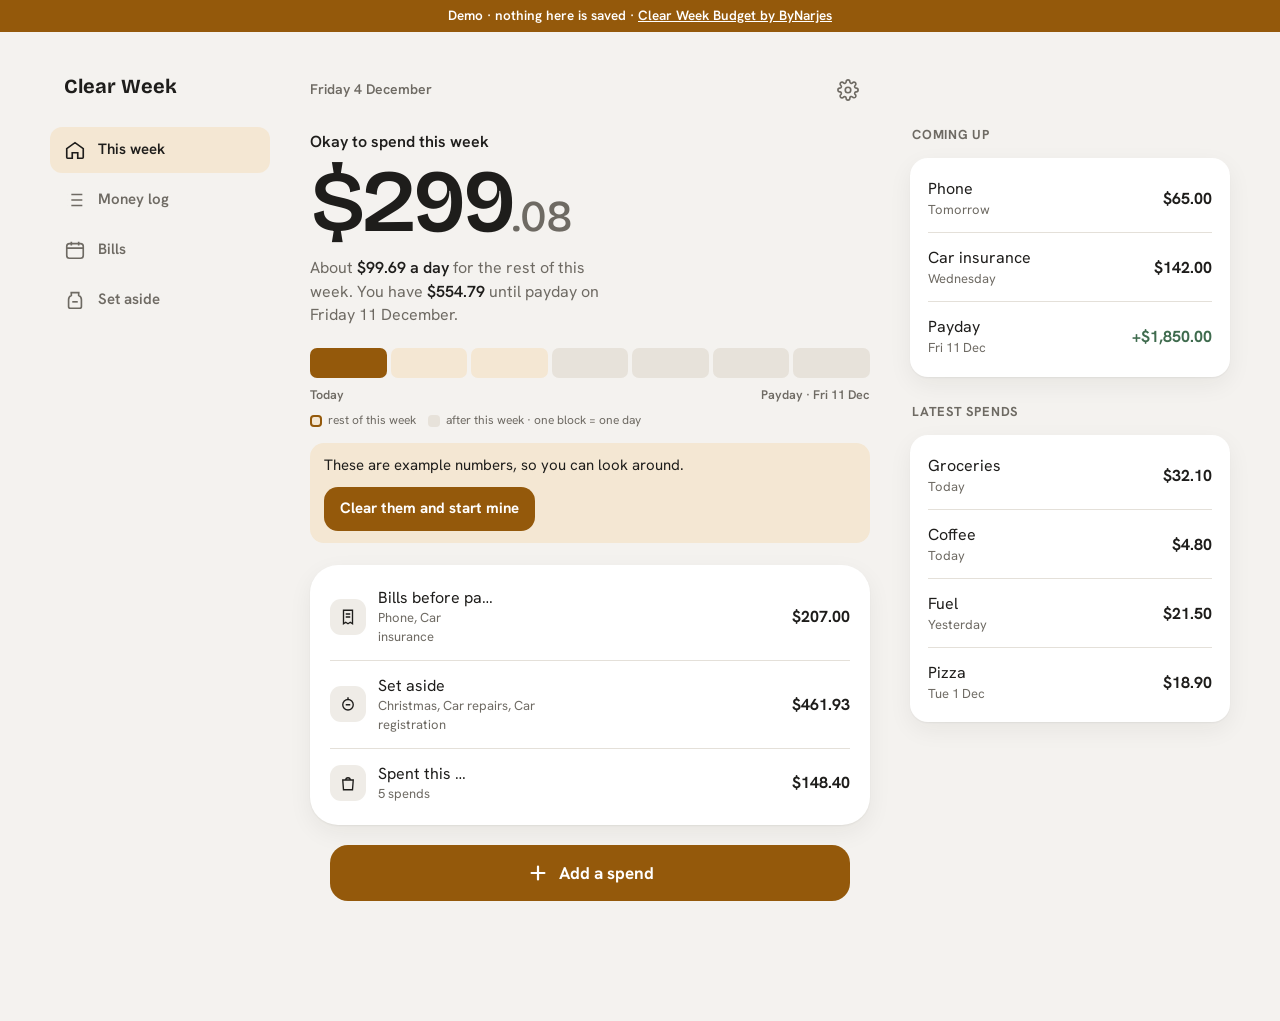
<file: index.html>
<!doctype html>
<html lang="en">
<head>
<meta charset="utf-8">
<meta name="viewport" content="width=device-width, initial-scale=1, viewport-fit=cover">
<title>Clear Week Budget · Free demo</title>
<meta name="robots" content="noindex">
<meta name="description" content="A calm weekly budget. One number: what's okay to spend this week.">
<meta name="theme-color" content="#F4F2EF">
<meta name="apple-mobile-web-app-capable" content="yes">
<meta name="mobile-web-app-capable" content="yes">
<meta name="apple-mobile-web-app-title" content="Clear Week">
<meta name="apple-mobile-web-app-status-bar-style" content="default">

<link rel="icon" href="icon-192.png" type="image/png">
<link rel="apple-touch-icon" href="apple-touch-icon.png">
<link rel="preload" href="bricolage-grotesque-latin-wght-normal.woff2" as="font" type="font/woff2" crossorigin>
<link rel="preload" href="hanken-grotesk-latin-wght-normal.woff2" as="font" type="font/woff2" crossorigin>
<link rel="stylesheet" href="app.css">
</head>
<body>
<div id="app"><p style="padding:40px;font-family:sans-serif">Loading Clear Week…</p></div>
<div id="toast" class="toast" role="status" aria-live="polite" hidden></div>
<noscript><p style="padding:40px;font-family:sans-serif">Clear Week needs JavaScript turned on in your browser.</p></noscript>
<script>window.CW_FORCE_DEMO = true;</script>
<script src="engine.js"></script>
<script src="app.js"></script>
</body>
</html>
</file>
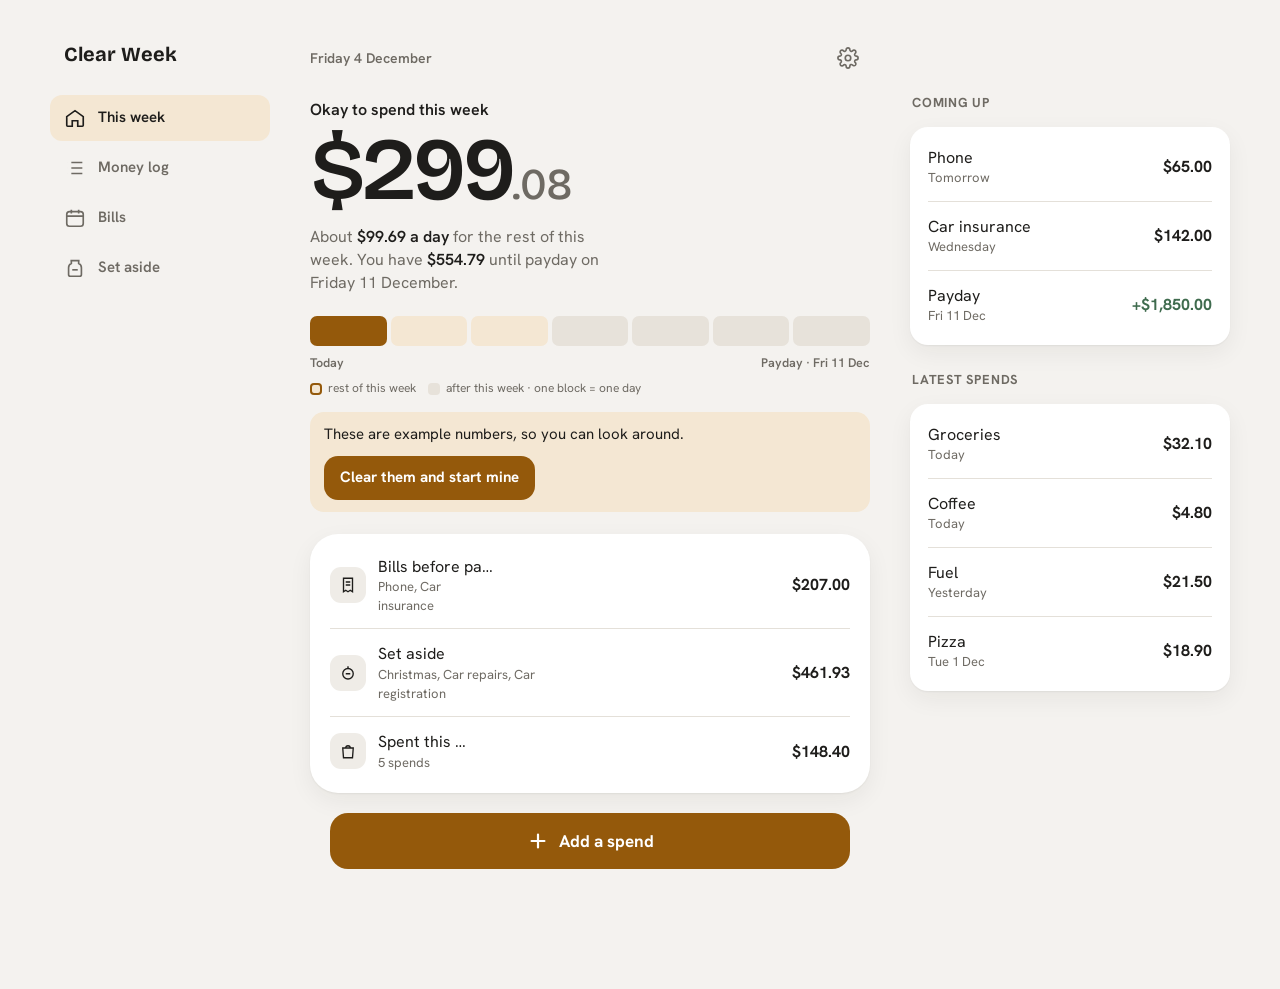
<file: app-gwgl49vv5g/index.html>
<!doctype html>
<html lang="en">
<head>
<meta charset="utf-8">
<meta name="viewport" content="width=device-width, initial-scale=1, viewport-fit=cover">
<title>Clear Week Budget</title>
<meta name="robots" content="noindex">
<meta name="description" content="A calm weekly budget. One number: what's okay to spend this week.">
<meta name="theme-color" content="#F4F2EF">
<meta name="apple-mobile-web-app-capable" content="yes">
<meta name="mobile-web-app-capable" content="yes">
<meta name="apple-mobile-web-app-title" content="Clear Week">
<meta name="apple-mobile-web-app-status-bar-style" content="default">
<link rel="manifest" href="manifest.webmanifest">
<link rel="icon" href="icon-192.png" type="image/png">
<link rel="apple-touch-icon" href="apple-touch-icon.png">
<link rel="preload" href="bricolage-grotesque-latin-wght-normal.woff2" as="font" type="font/woff2" crossorigin>
<link rel="preload" href="hanken-grotesk-latin-wght-normal.woff2" as="font" type="font/woff2" crossorigin>
<link rel="stylesheet" href="app.css">
</head>
<body>
<div id="app"><p style="padding:40px;font-family:sans-serif">Loading Clear Week…</p></div>
<div id="toast" class="toast" role="status" aria-live="polite" hidden></div>
<noscript><p style="padding:40px;font-family:sans-serif">Clear Week needs JavaScript turned on in your browser.</p></noscript>
<script src="engine.js"></script>
<script src="app.js"></script>
</body>
</html>
</file>
<file: app.css>
@font-face{font-family:"CW Display";src:url(bricolage-grotesque-latin-wght-normal.woff2) format("woff2");font-weight:200 800;font-display:swap}
@font-face{font-family:"CW Text";src:url(hanken-grotesk-latin-wght-normal.woff2) format("woff2");font-weight:100 900;font-display:swap}
/* Lamplight: stone + graphite neutrals, one amber accent. Light is default; dark follows the phone unless set. */
:root{
  --bg:#F4F2EF;--card:#FFFFFF;--ink:#1E1D1B;--mut:#6E6A63;--line:#E4E0D9;--acc:#94590B;--accInk:#FFFFFF;--accS:#F4E7D3;--seg:#E7E2DA;--soft:#EFECE7;
  --good:#3F6B4E;--shadow:0 1px 2px rgba(40,30,10,.06),0 8px 24px rgba(40,30,10,.06);
  --fD:"CW Display",ui-sans-serif,system-ui,sans-serif;--fT:"CW Text",ui-sans-serif,system-ui,-apple-system,"Segoe UI",sans-serif;
  --r:18px;--rL:28px;color-scheme:light}
@media (prefers-color-scheme:dark){:root:not([data-theme="light"]){--bg:#161817;--card:#202322;--ink:#EFEDE8;--mut:#A6A29A;--line:#2E3230;--acc:#E9B66A;--accInk:#1C160C;--accS:#3A3125;--seg:#2C302E;--soft:#1B1D1C;--good:#9CCBA9;--shadow:none;color-scheme:dark}}
:root[data-theme="dark"]{--bg:#161817;--card:#202322;--ink:#EFEDE8;--mut:#A6A29A;--line:#2E3230;--acc:#E9B66A;--accInk:#1C160C;--accS:#3A3125;--seg:#2C302E;--soft:#1B1D1C;--good:#9CCBA9;--shadow:none;color-scheme:dark}
*{box-sizing:border-box}
html,body{height:100%}
body{margin:0;background:var(--bg);color:var(--ink);font-family:var(--fT);font-size:16px;line-height:1.45;-webkit-font-smoothing:antialiased;font-variant-numeric:tabular-nums;-webkit-tap-highlight-color:transparent;overscroll-behavior-y:none}
button,input,select,textarea{font:inherit;color:inherit}
button{cursor:pointer;border:0;background:none;padding:0}
:focus-visible{outline:3px solid var(--acc);outline-offset:2px;border-radius:8px}
[hidden]{display:none!important}
.app{min-height:100%;display:flex;flex-direction:column}
.wrap{width:100%;max-width:560px;margin:0 auto;padding:calc(env(safe-area-inset-top,0px) + 14px) 20px calc(env(safe-area-inset-bottom,0px) + 120px)}
.demo-bar{background:var(--acc);color:var(--accInk);text-align:center;font-size:13.5px;font-weight:600;padding:calc(env(safe-area-inset-top,0px) + 6px) 12px 6px}
.demo-bar a{color:inherit}
.top{display:flex;justify-content:space-between;align-items:center;min-height:44px}
.top .wk{font-size:14px;font-weight:600;color:var(--mut)}
.iconbtn{width:44px;height:44px;border-radius:14px;display:grid;place-items:center;color:var(--mut)}
.iconbtn:hover{background:var(--soft)}
h1.title{font-family:var(--fD);font-weight:600;font-size:30px;letter-spacing:-.02em;margin:6px 0 4px}
.help{color:var(--mut);font-size:14.5px;margin:0 0 16px}
/* hero */
.lbl{font-size:16px;font-weight:600;margin-top:18px}
.num{font-family:var(--fD);font-weight:600;font-size:clamp(64px,21vw,88px);letter-spacing:-.045em;line-height:.95;margin-top:8px;white-space:nowrap}
.num .c{font-size:.5em;color:var(--mut);font-weight:500;letter-spacing:-.02em}
.num.zero{color:var(--mut)}
.sub{font-size:16px;color:var(--mut);margin-top:12px;max-width:34ch}
.sub b{color:var(--ink);font-weight:600}
.run{margin-top:22px}
.bar{display:flex;gap:4px}
.bar i{flex:1;height:30px;border-radius:7px;background:var(--seg)}
.bar i.wk{background:var(--accS)} .bar i.td{background:var(--acc)}
.bar i.pd{background:transparent;box-shadow:inset 0 0 0 2px var(--seg)}
.runlab{display:flex;justify-content:space-between;font-size:12.5px;color:var(--mut);margin-top:8px;font-weight:600;gap:8px}
.key{font-size:12px;color:var(--mut);margin-top:8px;display:flex;align-items:center;gap:6px;flex-wrap:wrap}
.key i{width:12px;height:12px;border-radius:4px;display:inline-block}
.key .k1{background:var(--accS);box-shadow:inset 0 0 0 2px var(--acc)} .key .k2{background:var(--seg);margin-left:6px}
.calm{margin-top:14px;font-size:15px;color:var(--ink);background:var(--accS);border-radius:14px;padding:12px 14px}
/* cards & rows */
.sheetcard{background:var(--card);border-radius:var(--rL);padding:8px 20px;margin-top:22px;box-shadow:var(--shadow)}
.card{background:var(--card);border-radius:var(--r);padding:6px 18px;box-shadow:var(--shadow);margin-top:14px}
.row{display:flex;justify-content:space-between;align-items:center;gap:12px;padding:13px 0;border-bottom:1px solid var(--line);min-height:56px}
.row:last-child{border-bottom:0}
.row .l{display:flex;align-items:center;gap:12px;min-width:0}
.row .ic{flex:0 0 36px;height:36px;border-radius:11px;background:var(--soft);display:grid;place-items:center;color:var(--ink)}
.row .t{min-width:0}
.row .t div{overflow:hidden;text-overflow:ellipsis;white-space:nowrap}
.row em{font-style:normal;color:var(--mut);font-size:13px;display:block}
.row b{font-weight:700;white-space:nowrap}
.row.tap{cursor:pointer}
.row .in{color:var(--good)}
.sect{font-size:13px;letter-spacing:.06em;text-transform:uppercase;color:var(--mut);font-weight:700;margin:26px 2px 0}
.empty{color:var(--mut);padding:16px 0;font-size:15px}
.chip{display:inline-flex;align-items:center;gap:6px;border-radius:999px;padding:9px 14px;background:var(--soft);font-weight:600;font-size:14.5px;min-height:40px}
.chip.on{background:var(--acc);color:var(--accInk)}
.tick{width:30px;height:30px;border-radius:10px;box-shadow:inset 0 0 0 2px var(--line);display:grid;place-items:center;flex:0 0 30px}
.tick.on{background:var(--good);box-shadow:none;color:#fff}
.prog{height:8px;border-radius:4px;background:var(--seg);overflow:hidden;margin-top:6px}
.prog i{display:block;height:100%;background:var(--acc);border-radius:4px}
/* buttons */
.btn{display:flex;align-items:center;justify-content:center;gap:10px;height:56px;border-radius:18px;background:var(--acc);color:var(--accInk);font-weight:700;font-size:17px;width:100%}
.btn.sec{background:var(--soft);color:var(--ink)}
.btn.small{height:44px;font-size:15px;border-radius:14px;width:auto;padding:0 16px}
.btn.ghost{background:transparent;color:var(--acc);height:44px}
.btn[disabled]{opacity:.45}
.addbar{position:fixed;left:0;right:0;bottom:calc(env(safe-area-inset-bottom,0px) + 76px);padding:0 20px;z-index:5;pointer-events:none}
.addbar .btn{max-width:520px;margin:0 auto;pointer-events:auto;box-shadow:0 10px 30px rgba(60,35,0,.22)}
/* nav */
.nav{position:fixed;left:0;right:0;bottom:0;background:var(--card);border-top:1px solid var(--line);display:grid;grid-template-columns:repeat(4,1fr);padding:8px 6px calc(env(safe-area-inset-bottom,0px) + 8px);z-index:6}
.nav button{display:flex;flex-direction:column;align-items:center;gap:3px;font-size:11.5px;font-weight:600;color:var(--mut);min-height:52px;justify-content:center;border-radius:12px}
.nav button.on{color:var(--acc)}
/* sheets */
.scrim{position:fixed;inset:0;background:rgba(10,10,8,.38);z-index:20;animation:fade .18s}
.sheet{position:fixed;left:0;right:0;bottom:0;max-height:92%;overflow:auto;background:var(--card);border-radius:28px 28px 0 0;z-index:21;padding:10px 20px calc(env(safe-area-inset-bottom,0px) + 20px);animation:up .22s ease-out;max-width:600px;margin:0 auto}
.grab{width:40px;height:5px;border-radius:3px;background:var(--line);margin:4px auto 12px}
.sheet h2{font-family:var(--fD);font-weight:600;font-size:24px;letter-spacing:-.02em;margin:4px 0 4px}
.sheet .help{margin-bottom:12px}
@keyframes up{from{transform:translateY(30px);opacity:0}to{transform:none;opacity:1}}
@keyframes fade{from{opacity:0}}
@media (prefers-reduced-motion:reduce){*{animation:none!important;transition:none!important}}
.amt{font-family:var(--fD);font-weight:600;font-size:56px;letter-spacing:-.04em;text-align:center;margin:6px 0 2px;min-height:64px}
.amt .cur{color:var(--mut);font-weight:500}
.pad{display:grid;grid-template-columns:repeat(3,1fr);gap:8px;margin-top:10px}
.pad button{height:56px;border-radius:16px;background:var(--soft);font-size:22px;font-weight:600}
.pad button:active{background:var(--seg)}
.chips{display:flex;flex-wrap:wrap;gap:8px;margin-top:12px}
.field{display:block;margin-top:14px}
.field span{display:block;font-size:14px;font-weight:600;margin-bottom:6px}
.field em{font-style:normal;color:var(--mut);font-size:13px;display:block;margin-top:4px}
.inp{width:100%;height:52px;border-radius:14px;border:1.5px solid var(--line);background:var(--bg);padding:0 14px;font-size:17px}
.inp:focus{border-color:var(--acc);outline:none}
.two{display:grid;grid-template-columns:1fr 1fr;gap:10px}
.seg{display:flex;background:var(--soft);border-radius:14px;padding:4px;gap:4px;flex-wrap:wrap}
.seg button{flex:1;min-height:42px;border-radius:11px;font-weight:600;font-size:14.5px;color:var(--mut);padding:0 8px}
.seg button.on{background:var(--card);color:var(--ink);box-shadow:var(--shadow)}
.actions{display:flex;gap:10px;margin-top:20px}
.danger{color:#A0453A;font-weight:600}
:root[data-theme="dark"] .danger{color:#E59A8F}
.toast{position:fixed;left:50%;transform:translateX(-50%);bottom:calc(env(safe-area-inset-bottom,0px) + 150px);background:var(--ink);color:var(--bg);border-radius:14px;padding:12px 14px 12px 18px;display:flex;gap:14px;align-items:center;z-index:30;font-weight:600;box-shadow:0 10px 30px rgba(0,0,0,.25);max-width:calc(100% - 32px)}
.toast button{color:var(--acc);font-weight:700;padding:6px 8px}
:root[data-theme="dark"] .toast button{color:#8a5a12}
@media (prefers-color-scheme:dark){:root:not([data-theme="light"]) .toast button{color:#8a5a12}}
/* setup */
.step{font-size:13px;font-weight:700;color:var(--mut);letter-spacing:.06em;text-transform:uppercase;margin-top:18px}
.q{font-family:var(--fD);font-size:28px;font-weight:600;letter-spacing:-.02em;line-height:1.15;margin:8px 0 6px}
.preview{margin-top:18px;background:var(--accS);border-radius:18px;padding:14px 16px}
.preview b{font-family:var(--fD);font-size:28px}
.billrow{display:grid;grid-template-columns:1fr 100px 74px 36px;gap:8px;align-items:center;margin-top:8px}
.billrow .inp{height:46px;font-size:15.5px;padding:0 10px}
.install{background:var(--card);border-radius:var(--rL);padding:20px;box-shadow:var(--shadow);margin-top:16px}
.install ol{margin:10px 0 0;padding-left:22px}.install li{margin:8px 0}
.cal{display:grid;grid-template-columns:repeat(7,1fr);gap:4px;text-align:center;font-size:13px}
.cal .h{color:var(--mut);font-weight:700;font-size:11.5px;padding:4px 0}
.cal .d{min-height:42px;border-radius:10px;padding:4px 2px;background:var(--soft)}
.cal .d.out{background:transparent;color:var(--mut)}
.cal .d.today{box-shadow:inset 0 0 0 2px var(--acc)}
.cal .d.pay{background:var(--accS)}
.cal .d i{display:block;width:6px;height:6px;border-radius:3px;background:var(--acc);margin:3px auto 0}
.note{color:var(--mut);font-size:13.5px}
/* desktop */
@media (min-width:960px){
  .wrap{max-width:none;display:grid;grid-template-columns:220px minmax(0,560px) 320px;gap:40px;justify-content:center;padding:36px 32px 60px}
  .nav{position:sticky;top:36px;align-self:start;display:flex;flex-direction:column;gap:4px;border:0;background:transparent;padding:0;grid-row:1;grid-column:1}
  .nav button{flex-direction:row;justify-content:flex-start;gap:12px;font-size:15px;padding:0 14px;min-height:46px}
  .nav button.on{background:var(--accS);color:var(--ink)}
  .brand{display:block!important;font-family:var(--fD);font-weight:700;font-size:20px;padding:4px 14px 22px}
  .main{grid-column:2}
  .side{display:block!important;grid-column:3;align-self:start;position:sticky;top:36px}
  .addbar{position:static;padding:0;margin-top:20px}
  .addbar .btn{box-shadow:none}
  .toast{bottom:40px}
  .sheet{bottom:auto;top:50%;transform:translateY(-50%);border-radius:28px;max-height:88%;animation:fade .2s}
}
.brand,.side{display:none}
/* fixes after first screen review */
.main{padding-bottom:calc(env(safe-area-inset-bottom,0px) + 170px)}
@media (min-width:960px){.main{padding-bottom:60px}}
.toast{width:max-content;white-space:nowrap}
.toast span{white-space:normal;max-width:62vw}
.actions .btn.small{white-space:nowrap}
.choice{display:flex;flex-direction:column;gap:8px;margin-top:12px}
.choice button{min-height:52px;border-radius:14px;background:var(--card);border:1.5px solid var(--line);text-align:left;padding:0 16px;font-weight:600;font-size:16px;color:var(--ink)}
.choice button.on{border-color:var(--acc);background:var(--accS)}
.actions{flex-wrap:wrap}
.num.mid{font-size:clamp(48px,15vw,76px)}
.num.long{font-size:clamp(38px,11.5vw,64px)}
body{overflow-x:clip}
.actions > .btn{width:auto;flex:1 1 auto}
.actions > .btn:not(.sec):not(.small){flex:2 1 auto}
.actions > .btn.sec{flex:1 1 0} .actions > .btn:not(.sec):not(.small){flex:2 1 0}
</file>
<file: app-gwgl49vv5g/app.css>
@font-face{font-family:"CW Display";src:url(bricolage-grotesque-latin-wght-normal.woff2) format("woff2");font-weight:200 800;font-display:swap}
@font-face{font-family:"CW Text";src:url(hanken-grotesk-latin-wght-normal.woff2) format("woff2");font-weight:100 900;font-display:swap}
/* Lamplight: stone + graphite neutrals, one amber accent. Light is default; dark follows the phone unless set. */
:root{
  --bg:#F4F2EF;--card:#FFFFFF;--ink:#1E1D1B;--mut:#6E6A63;--line:#E4E0D9;--acc:#94590B;--accInk:#FFFFFF;--accS:#F4E7D3;--seg:#E7E2DA;--soft:#EFECE7;
  --good:#3F6B4E;--shadow:0 1px 2px rgba(40,30,10,.06),0 8px 24px rgba(40,30,10,.06);
  --fD:"CW Display",ui-sans-serif,system-ui,sans-serif;--fT:"CW Text",ui-sans-serif,system-ui,-apple-system,"Segoe UI",sans-serif;
  --r:18px;--rL:28px;color-scheme:light}
@media (prefers-color-scheme:dark){:root:not([data-theme="light"]){--bg:#161817;--card:#202322;--ink:#EFEDE8;--mut:#A6A29A;--line:#2E3230;--acc:#E9B66A;--accInk:#1C160C;--accS:#3A3125;--seg:#2C302E;--soft:#1B1D1C;--good:#9CCBA9;--shadow:none;color-scheme:dark}}
:root[data-theme="dark"]{--bg:#161817;--card:#202322;--ink:#EFEDE8;--mut:#A6A29A;--line:#2E3230;--acc:#E9B66A;--accInk:#1C160C;--accS:#3A3125;--seg:#2C302E;--soft:#1B1D1C;--good:#9CCBA9;--shadow:none;color-scheme:dark}
*{box-sizing:border-box}
html,body{height:100%}
body{margin:0;background:var(--bg);color:var(--ink);font-family:var(--fT);font-size:16px;line-height:1.45;-webkit-font-smoothing:antialiased;font-variant-numeric:tabular-nums;-webkit-tap-highlight-color:transparent;overscroll-behavior-y:none}
button,input,select,textarea{font:inherit;color:inherit}
button{cursor:pointer;border:0;background:none;padding:0}
:focus-visible{outline:3px solid var(--acc);outline-offset:2px;border-radius:8px}
[hidden]{display:none!important}
.app{min-height:100%;display:flex;flex-direction:column}
.wrap{width:100%;max-width:560px;margin:0 auto;padding:calc(env(safe-area-inset-top,0px) + 14px) 20px calc(env(safe-area-inset-bottom,0px) + 120px)}
.demo-bar{background:var(--acc);color:var(--accInk);text-align:center;font-size:13.5px;font-weight:600;padding:calc(env(safe-area-inset-top,0px) + 6px) 12px 6px}
.demo-bar a{color:inherit}
.top{display:flex;justify-content:space-between;align-items:center;min-height:44px}
.top .wk{font-size:14px;font-weight:600;color:var(--mut)}
.iconbtn{width:44px;height:44px;border-radius:14px;display:grid;place-items:center;color:var(--mut)}
.iconbtn:hover{background:var(--soft)}
h1.title{font-family:var(--fD);font-weight:600;font-size:30px;letter-spacing:-.02em;margin:6px 0 4px}
.help{color:var(--mut);font-size:14.5px;margin:0 0 16px}
/* hero */
.lbl{font-size:16px;font-weight:600;margin-top:18px}
.num{font-family:var(--fD);font-weight:600;font-size:clamp(64px,21vw,88px);letter-spacing:-.045em;line-height:.95;margin-top:8px;white-space:nowrap}
.num .c{font-size:.5em;color:var(--mut);font-weight:500;letter-spacing:-.02em}
.num.zero{color:var(--mut)}
.sub{font-size:16px;color:var(--mut);margin-top:12px;max-width:34ch}
.sub b{color:var(--ink);font-weight:600}
.run{margin-top:22px}
.bar{display:flex;gap:4px}
.bar i{flex:1;height:30px;border-radius:7px;background:var(--seg)}
.bar i.wk{background:var(--accS)} .bar i.td{background:var(--acc)}
.bar i.pd{background:transparent;box-shadow:inset 0 0 0 2px var(--seg)}
.runlab{display:flex;justify-content:space-between;font-size:12.5px;color:var(--mut);margin-top:8px;font-weight:600;gap:8px}
.key{font-size:12px;color:var(--mut);margin-top:8px;display:flex;align-items:center;gap:6px;flex-wrap:wrap}
.key i{width:12px;height:12px;border-radius:4px;display:inline-block}
.key .k1{background:var(--accS);box-shadow:inset 0 0 0 2px var(--acc)} .key .k2{background:var(--seg);margin-left:6px}
.calm{margin-top:14px;font-size:15px;color:var(--ink);background:var(--accS);border-radius:14px;padding:12px 14px}
/* cards & rows */
.sheetcard{background:var(--card);border-radius:var(--rL);padding:8px 20px;margin-top:22px;box-shadow:var(--shadow)}
.card{background:var(--card);border-radius:var(--r);padding:6px 18px;box-shadow:var(--shadow);margin-top:14px}
.row{display:flex;justify-content:space-between;align-items:center;gap:12px;padding:13px 0;border-bottom:1px solid var(--line);min-height:56px}
.row:last-child{border-bottom:0}
.row .l{display:flex;align-items:center;gap:12px;min-width:0}
.row .ic{flex:0 0 36px;height:36px;border-radius:11px;background:var(--soft);display:grid;place-items:center;color:var(--ink)}
.row .t{min-width:0}
.row .t div{overflow:hidden;text-overflow:ellipsis;white-space:nowrap}
.row em{font-style:normal;color:var(--mut);font-size:13px;display:block}
.row b{font-weight:700;white-space:nowrap}
.row.tap{cursor:pointer}
.row .in{color:var(--good)}
.sect{font-size:13px;letter-spacing:.06em;text-transform:uppercase;color:var(--mut);font-weight:700;margin:26px 2px 0}
.empty{color:var(--mut);padding:16px 0;font-size:15px}
.chip{display:inline-flex;align-items:center;gap:6px;border-radius:999px;padding:9px 14px;background:var(--soft);font-weight:600;font-size:14.5px;min-height:40px}
.chip.on{background:var(--acc);color:var(--accInk)}
.tick{width:30px;height:30px;border-radius:10px;box-shadow:inset 0 0 0 2px var(--line);display:grid;place-items:center;flex:0 0 30px}
.tick.on{background:var(--good);box-shadow:none;color:#fff}
.prog{height:8px;border-radius:4px;background:var(--seg);overflow:hidden;margin-top:6px}
.prog i{display:block;height:100%;background:var(--acc);border-radius:4px}
/* buttons */
.btn{display:flex;align-items:center;justify-content:center;gap:10px;height:56px;border-radius:18px;background:var(--acc);color:var(--accInk);font-weight:700;font-size:17px;width:100%}
.btn.sec{background:var(--soft);color:var(--ink)}
.btn.small{height:44px;font-size:15px;border-radius:14px;width:auto;padding:0 16px}
.btn.ghost{background:transparent;color:var(--acc);height:44px}
.btn[disabled]{opacity:.45}
.addbar{position:fixed;left:0;right:0;bottom:calc(env(safe-area-inset-bottom,0px) + 76px);padding:0 20px;z-index:5;pointer-events:none}
.addbar .btn{max-width:520px;margin:0 auto;pointer-events:auto;box-shadow:0 10px 30px rgba(60,35,0,.22)}
/* nav */
.nav{position:fixed;left:0;right:0;bottom:0;background:var(--card);border-top:1px solid var(--line);display:grid;grid-template-columns:repeat(4,1fr);padding:8px 6px calc(env(safe-area-inset-bottom,0px) + 8px);z-index:6}
.nav button{display:flex;flex-direction:column;align-items:center;gap:3px;font-size:11.5px;font-weight:600;color:var(--mut);min-height:52px;justify-content:center;border-radius:12px}
.nav button.on{color:var(--acc)}
/* sheets */
.scrim{position:fixed;inset:0;background:rgba(10,10,8,.38);z-index:20;animation:fade .18s}
.sheet{position:fixed;left:0;right:0;bottom:0;max-height:92%;overflow:auto;background:var(--card);border-radius:28px 28px 0 0;z-index:21;padding:10px 20px calc(env(safe-area-inset-bottom,0px) + 20px);animation:up .22s ease-out;max-width:600px;margin:0 auto}
.grab{width:40px;height:5px;border-radius:3px;background:var(--line);margin:4px auto 12px}
.sheet h2{font-family:var(--fD);font-weight:600;font-size:24px;letter-spacing:-.02em;margin:4px 0 4px}
.sheet .help{margin-bottom:12px}
@keyframes up{from{transform:translateY(30px);opacity:0}to{transform:none;opacity:1}}
@keyframes fade{from{opacity:0}}
@media (prefers-reduced-motion:reduce){*{animation:none!important;transition:none!important}}
.amt{font-family:var(--fD);font-weight:600;font-size:56px;letter-spacing:-.04em;text-align:center;margin:6px 0 2px;min-height:64px}
.amt .cur{color:var(--mut);font-weight:500}
.pad{display:grid;grid-template-columns:repeat(3,1fr);gap:8px;margin-top:10px}
.pad button{height:56px;border-radius:16px;background:var(--soft);font-size:22px;font-weight:600}
.pad button:active{background:var(--seg)}
.chips{display:flex;flex-wrap:wrap;gap:8px;margin-top:12px}
.field{display:block;margin-top:14px}
.field span{display:block;font-size:14px;font-weight:600;margin-bottom:6px}
.field em{font-style:normal;color:var(--mut);font-size:13px;display:block;margin-top:4px}
.inp{width:100%;height:52px;border-radius:14px;border:1.5px solid var(--line);background:var(--bg);padding:0 14px;font-size:17px}
.inp:focus{border-color:var(--acc);outline:none}
.two{display:grid;grid-template-columns:1fr 1fr;gap:10px}
.seg{display:flex;background:var(--soft);border-radius:14px;padding:4px;gap:4px;flex-wrap:wrap}
.seg button{flex:1;min-height:42px;border-radius:11px;font-weight:600;font-size:14.5px;color:var(--mut);padding:0 8px}
.seg button.on{background:var(--card);color:var(--ink);box-shadow:var(--shadow)}
.actions{display:flex;gap:10px;margin-top:20px}
.danger{color:#A0453A;font-weight:600}
:root[data-theme="dark"] .danger{color:#E59A8F}
.toast{position:fixed;left:50%;transform:translateX(-50%);bottom:calc(env(safe-area-inset-bottom,0px) + 150px);background:var(--ink);color:var(--bg);border-radius:14px;padding:12px 14px 12px 18px;display:flex;gap:14px;align-items:center;z-index:30;font-weight:600;box-shadow:0 10px 30px rgba(0,0,0,.25);max-width:calc(100% - 32px)}
.toast button{color:var(--acc);font-weight:700;padding:6px 8px}
:root[data-theme="dark"] .toast button{color:#8a5a12}
@media (prefers-color-scheme:dark){:root:not([data-theme="light"]) .toast button{color:#8a5a12}}
/* setup */
.step{font-size:13px;font-weight:700;color:var(--mut);letter-spacing:.06em;text-transform:uppercase;margin-top:18px}
.q{font-family:var(--fD);font-size:28px;font-weight:600;letter-spacing:-.02em;line-height:1.15;margin:8px 0 6px}
.preview{margin-top:18px;background:var(--accS);border-radius:18px;padding:14px 16px}
.preview b{font-family:var(--fD);font-size:28px}
.billrow{display:grid;grid-template-columns:1fr 100px 74px 36px;gap:8px;align-items:center;margin-top:8px}
.billrow .inp{height:46px;font-size:15.5px;padding:0 10px}
.install{background:var(--card);border-radius:var(--rL);padding:20px;box-shadow:var(--shadow);margin-top:16px}
.install ol{margin:10px 0 0;padding-left:22px}.install li{margin:8px 0}
.cal{display:grid;grid-template-columns:repeat(7,1fr);gap:4px;text-align:center;font-size:13px}
.cal .h{color:var(--mut);font-weight:700;font-size:11.5px;padding:4px 0}
.cal .d{min-height:42px;border-radius:10px;padding:4px 2px;background:var(--soft)}
.cal .d.out{background:transparent;color:var(--mut)}
.cal .d.today{box-shadow:inset 0 0 0 2px var(--acc)}
.cal .d.pay{background:var(--accS)}
.cal .d i{display:block;width:6px;height:6px;border-radius:3px;background:var(--acc);margin:3px auto 0}
.note{color:var(--mut);font-size:13.5px}
/* desktop */
@media (min-width:960px){
  .wrap{max-width:none;display:grid;grid-template-columns:220px minmax(0,560px) 320px;gap:40px;justify-content:center;padding:36px 32px 60px}
  .nav{position:sticky;top:36px;align-self:start;display:flex;flex-direction:column;gap:4px;border:0;background:transparent;padding:0;grid-row:1;grid-column:1}
  .nav button{flex-direction:row;justify-content:flex-start;gap:12px;font-size:15px;padding:0 14px;min-height:46px}
  .nav button.on{background:var(--accS);color:var(--ink)}
  .brand{display:block!important;font-family:var(--fD);font-weight:700;font-size:20px;padding:4px 14px 22px}
  .main{grid-column:2}
  .side{display:block!important;grid-column:3;align-self:start;position:sticky;top:36px}
  .addbar{position:static;padding:0;margin-top:20px}
  .addbar .btn{box-shadow:none}
  .toast{bottom:40px}
  .sheet{bottom:auto;top:50%;transform:translateY(-50%);border-radius:28px;max-height:88%;animation:fade .2s}
}
.brand,.side{display:none}
/* fixes after first screen review */
.main{padding-bottom:calc(env(safe-area-inset-bottom,0px) + 170px)}
@media (min-width:960px){.main{padding-bottom:60px}}
.toast{width:max-content;white-space:nowrap}
.toast span{white-space:normal;max-width:62vw}
.actions .btn.small{white-space:nowrap}
.choice{display:flex;flex-direction:column;gap:8px;margin-top:12px}
.choice button{min-height:52px;border-radius:14px;background:var(--card);border:1.5px solid var(--line);text-align:left;padding:0 16px;font-weight:600;font-size:16px;color:var(--ink)}
.choice button.on{border-color:var(--acc);background:var(--accS)}
.actions{flex-wrap:wrap}
.num.mid{font-size:clamp(48px,15vw,76px)}
.num.long{font-size:clamp(38px,11.5vw,64px)}
body{overflow-x:clip}
.actions > .btn{width:auto;flex:1 1 auto}
.actions > .btn:not(.sec):not(.small){flex:2 1 auto}
.actions > .btn.sec{flex:1 1 0} .actions > .btn:not(.sec):not(.small){flex:2 1 0}
</file>
